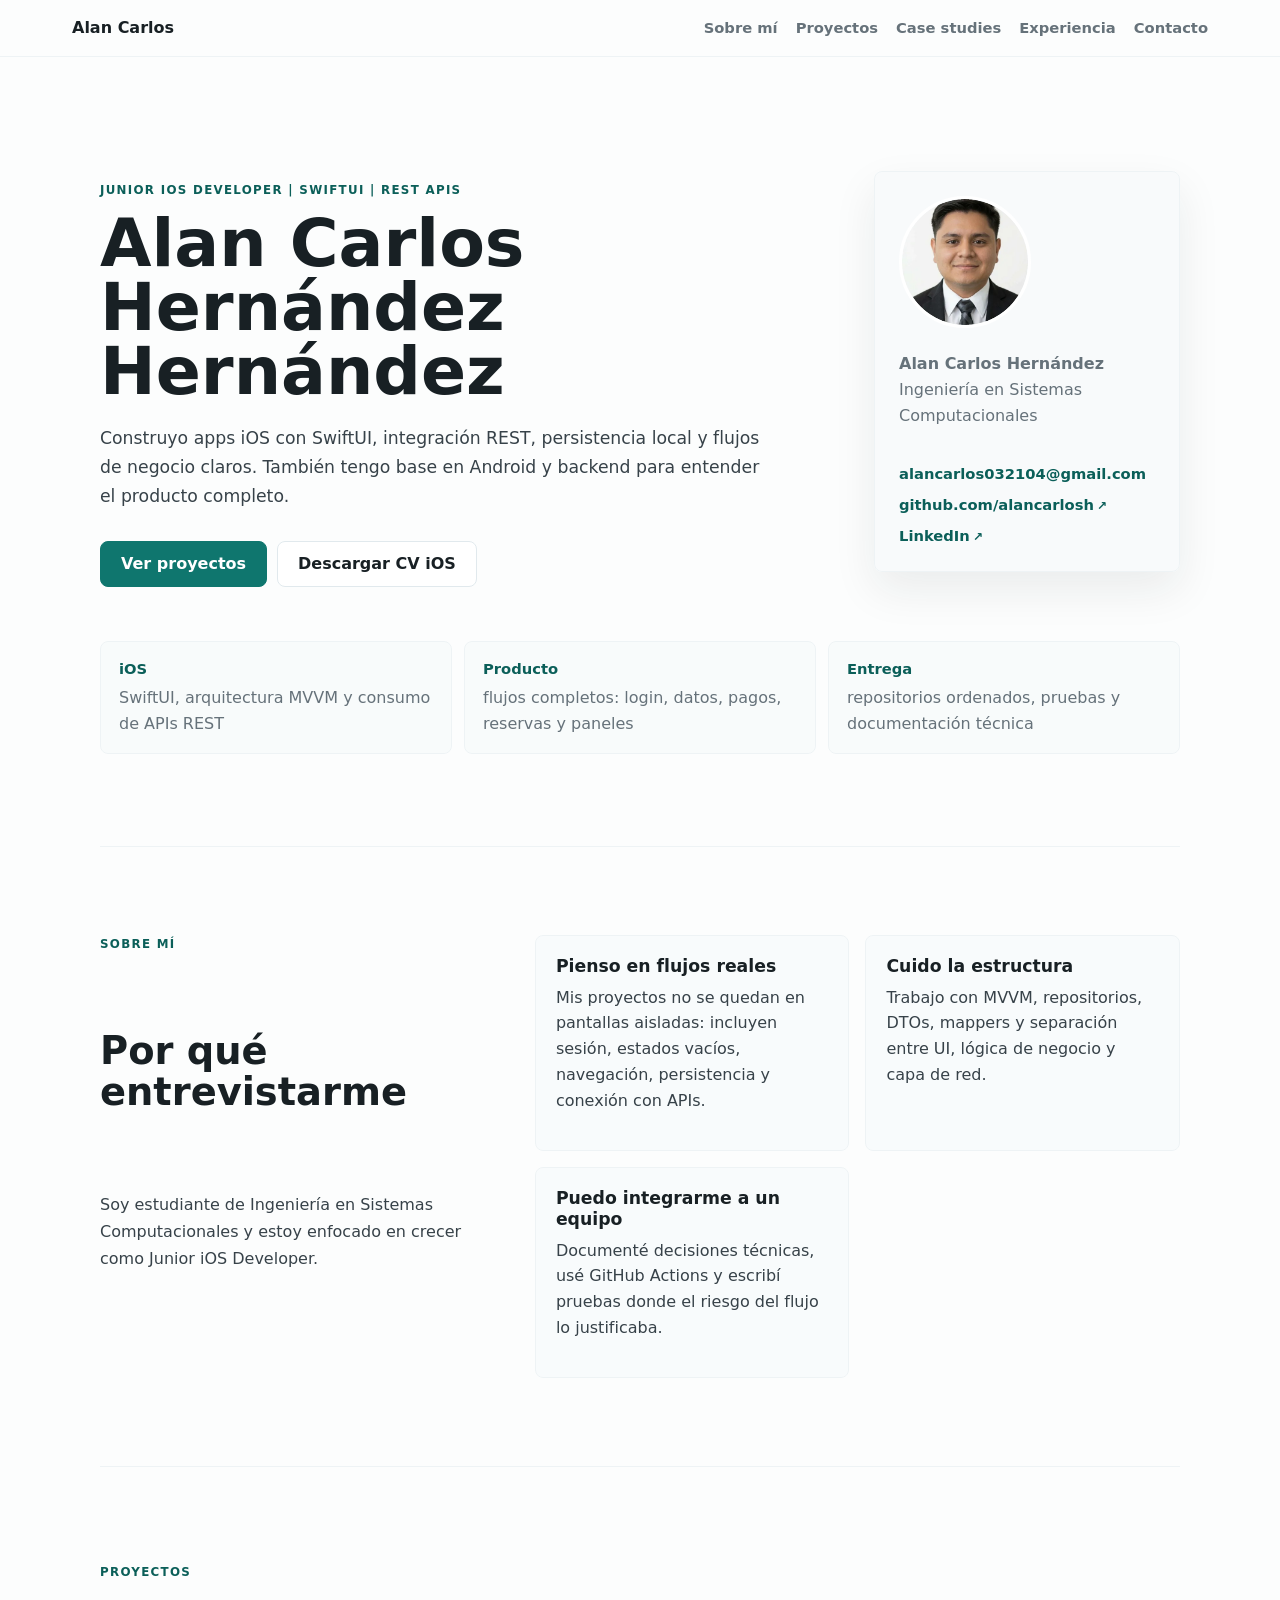
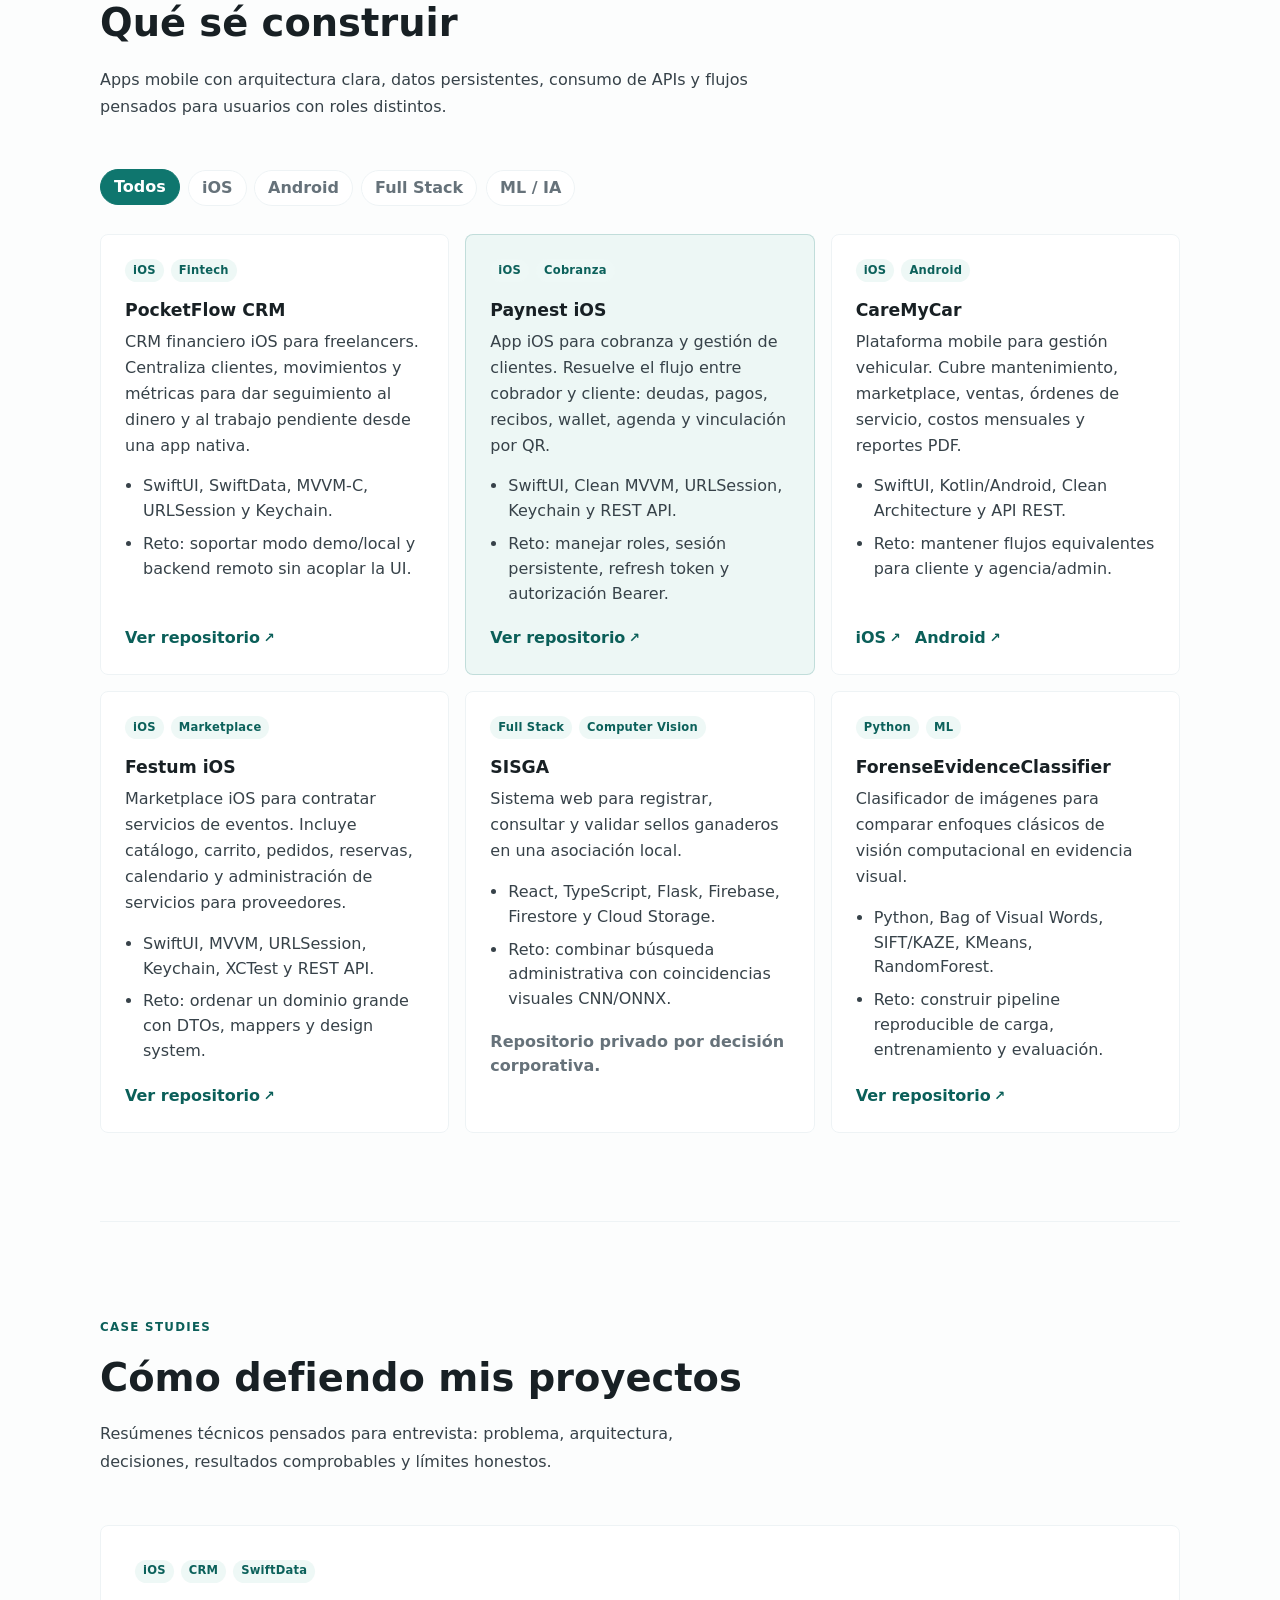
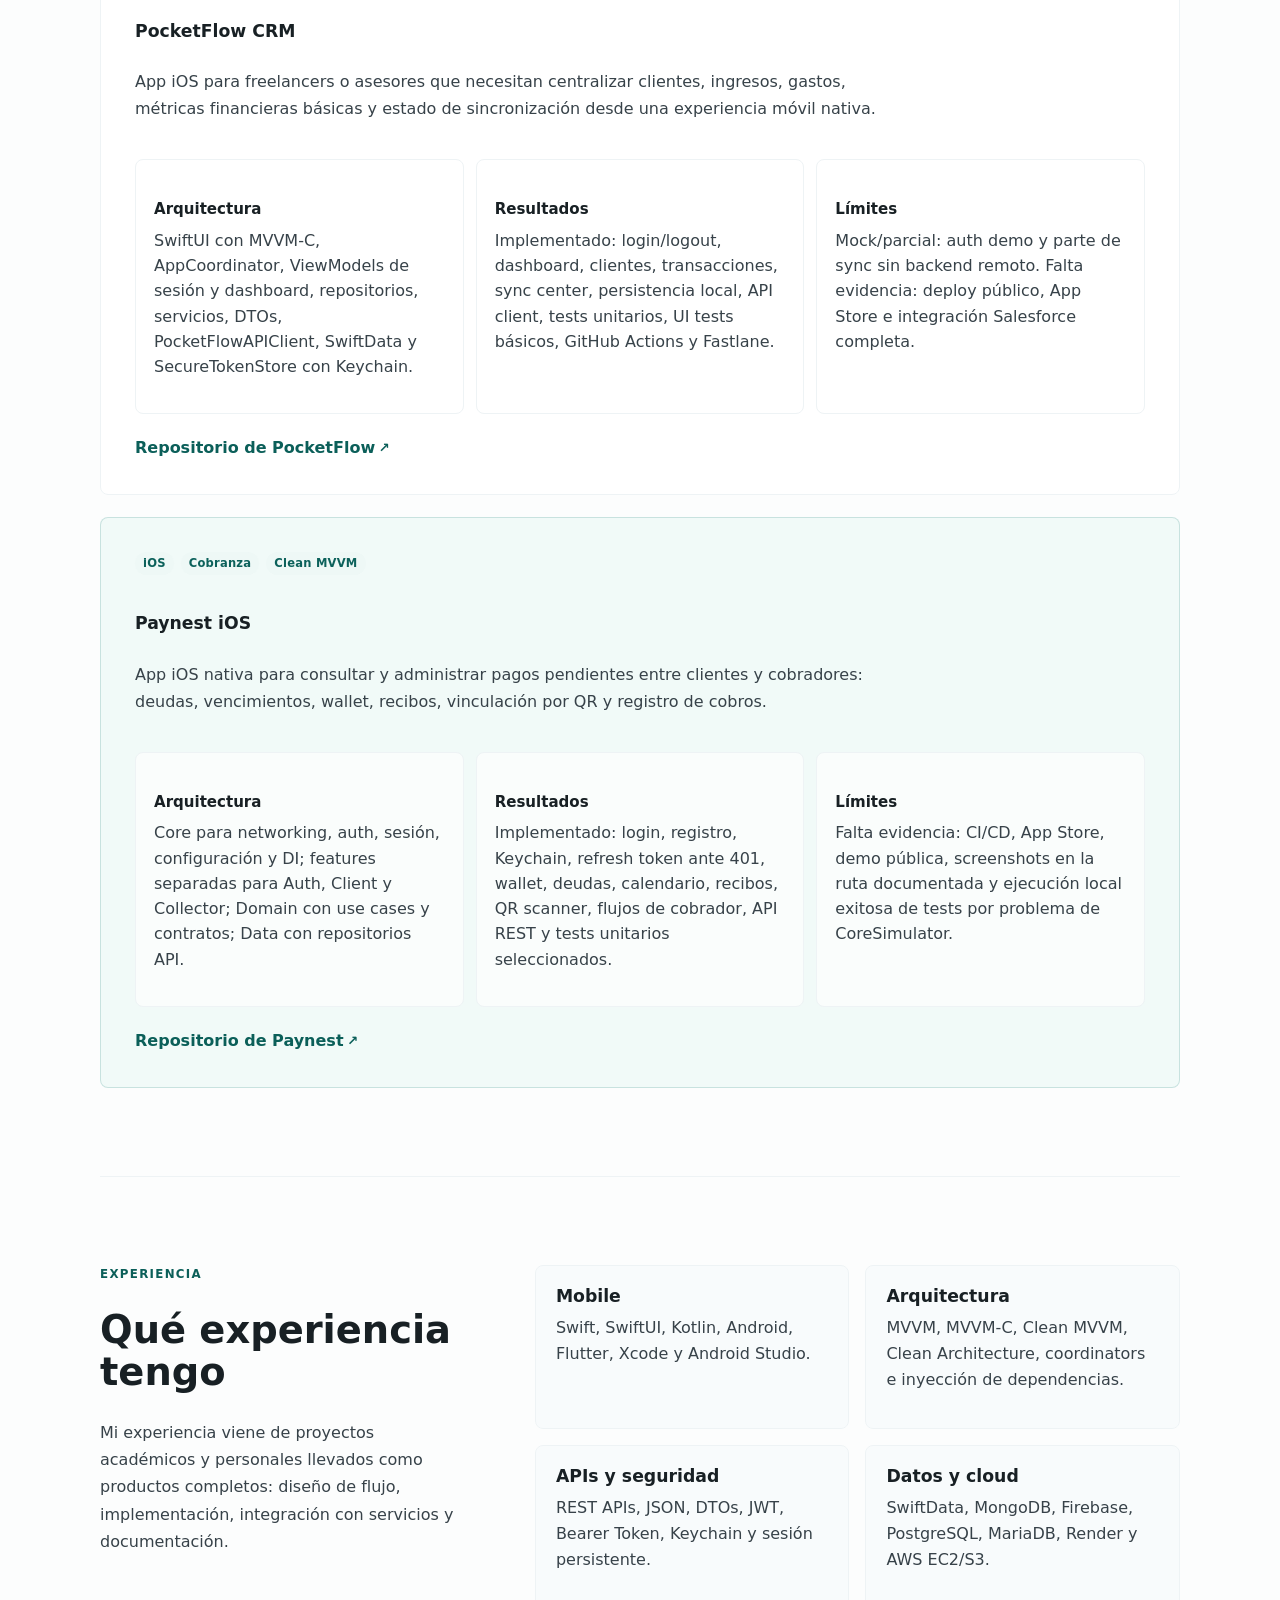
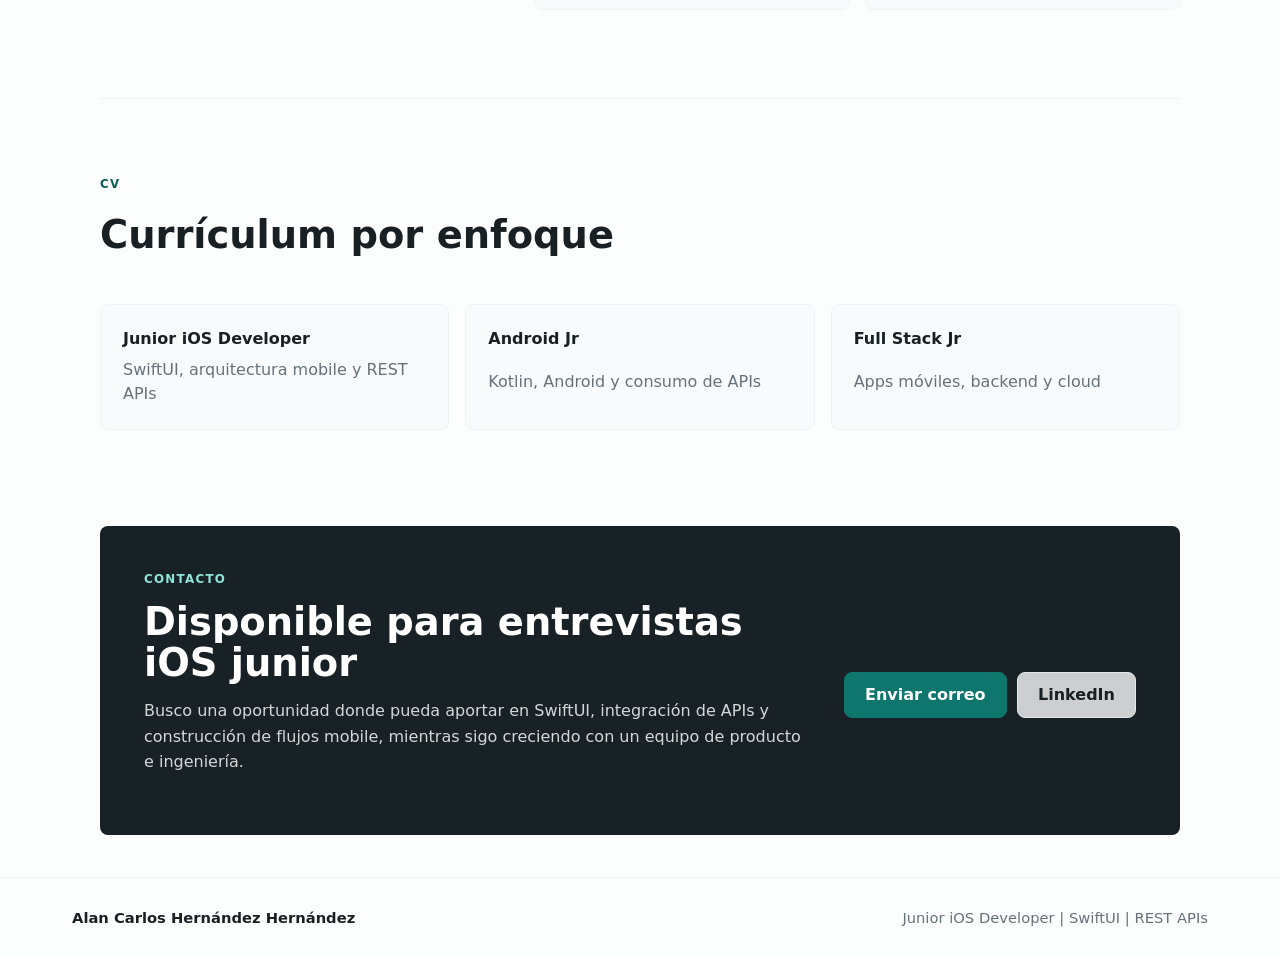
<file: index.html>
<!doctype html>
<html lang="es">
  <head>
    <meta charset="utf-8" />
    <meta name="viewport" content="width=device-width, initial-scale=1" />
    <meta
      name="description"
      content="Portafolio de Alan Carlos Hernández Hernández, Junior iOS Developer con proyectos en SwiftUI, REST APIs, persistencia local, autenticación y apps móviles completas."
    />
    <meta name="robots" content="index, follow" />
    <meta name="theme-color" content="#0f766e" />
    <link rel="canonical" href="https://alancarlosh.github.io/" />
    <meta property="og:type" content="website" />
    <meta property="og:url" content="https://alancarlosh.github.io/" />
    <meta property="og:title" content="Alan Carlos Hernández | Junior iOS Developer" />
    <meta
      property="og:description"
      content="Portafolio de Alan Carlos Hernández Hernández, Junior iOS Developer con proyectos en SwiftUI, REST APIs, persistencia local, autenticación y apps móviles completas."
    />
    <meta property="og:image" content="https://alancarlosh.github.io/assets/img/alan-photo.png" />
    <meta property="og:locale" content="es_MX" />
    <meta name="twitter:card" content="summary_large_image" />
    <meta name="twitter:title" content="Alan Carlos Hernández | Junior iOS Developer" />
    <meta
      name="twitter:description"
      content="Portafolio de Alan Carlos Hernández Hernández, Junior iOS Developer con proyectos en SwiftUI, REST APIs, persistencia local, autenticación y apps móviles completas."
    />
    <meta name="twitter:image" content="https://alancarlosh.github.io/assets/img/alan-photo.png" />
    <title>Alan Carlos Hernández | Junior iOS Developer</title>
    <link rel="icon" href="assets/favicons/favicon.svg" type="image/svg+xml" />
    <link rel="apple-touch-icon" href="assets/favicons/apple-touch-icon.png" />
    <link rel="manifest" href="site.webmanifest" />
    <link rel="stylesheet" href="css/variables.css" />
    <link rel="stylesheet" href="css/reset.css" />
    <link rel="stylesheet" href="css/base.css" />
    <link rel="stylesheet" href="css/layout.css" />
    <link rel="stylesheet" href="css/components.css" />
    <link rel="stylesheet" href="css/utilities.css" />
    <link rel="stylesheet" href="css/design-system.css" />
    <link rel="stylesheet" href="css/motion.css" />
    <link rel="stylesheet" href="css/accessibility.css" />
    <link rel="stylesheet" href="css/responsive.css" />
    <link rel="stylesheet" href="css/product-design.css" />
  </head>
  <body>
    <a class="skip-link" href="#contenido">Saltar al contenido principal</a>

    <header class="site-header">
      <a class="brand" href="#inicio">Alan Carlos</a>
      <nav class="nav" aria-label="Principal">
        <a href="#sobre-mi">Sobre mí</a>
        <a href="#proyectos">Proyectos</a>
        <a href="#case-studies">Case studies</a>
        <a href="#experiencia">Experiencia</a>
        <a href="#contacto">Contacto</a>
      </nav>
    </header>

    <main id="contenido">
      <section class="hero" id="inicio">
        <div class="hero-copy">
          <p class="eyebrow">Junior iOS Developer | SwiftUI | REST APIs</p>
          <h1><span>Alan Carlos</span><span>Hernández Hernández</span></h1>
          <p class="lead">
            Construyo apps iOS con SwiftUI, integración REST, persistencia local
            y flujos de negocio claros. También tengo base en Android y backend
            para entender el producto completo.
          </p>
          <div class="hero-actions">
            <a class="button button--primary primary" href="#proyectos">Ver proyectos</a>
            <a
              class="button button--secondary secondary"
              href="assets/cv/Alan_Carlos_Hernandez_Junior_iOS_Developer.pdf"
              target="_blank"
              rel="noopener noreferrer"
            >
              Descargar CV iOS
            </a>
          </div>
        </div>
        <aside class="card surface--elevated profile-panel" aria-label="Perfil de contacto">
          <picture>
            <source srcset="assets/img/alan-photo.webp" type="image/webp" />
            <img
              src="assets/img/alan-photo.png"
              alt="Foto de Alan Carlos Hernández"
              width="420"
              height="420"
              decoding="async"
              fetchpriority="high"
            />
          </picture>
          <div>
            <p class="profile-name">Alan Carlos Hernández</p>
            <p>Ingeniería en Sistemas Computacionales</p>
          </div>
          <div class="profile-links">
            <a href="mailto:alancarlos032104@gmail.com">alancarlos032104@gmail.com</a>
            <a href="https://github.com/alancarlosh" target="_blank" rel="noopener noreferrer">github.com/alancarlosh</a>
            <a href="https://linkedin.com/in/alancarloshernandez" target="_blank" rel="noopener noreferrer">LinkedIn</a>
          </div>
        </aside>
      </section>

      <section class="summary" aria-label="Resumen profesional">
        <div class="card surface--muted">
          <span class="metric">iOS</span>
          <p>SwiftUI, arquitectura MVVM y consumo de APIs REST</p>
        </div>
        <div class="card surface--muted">
          <span class="metric">Producto</span>
          <p>flujos completos: login, datos, pagos, reservas y paneles</p>
        </div>
        <div class="card surface--muted">
          <span class="metric">Entrega</span>
          <p>repositorios ordenados, pruebas y documentación técnica</p>
        </div>
      </section>

      <section class="section split" id="sobre-mi">
        <div class="section-heading">
          <p class="eyebrow">Sobre mí</p>
          <h2>Por qué entrevistarme</h2>
          <p>
            Soy estudiante de Ingeniería en Sistemas Computacionales y estoy
            enfocado en crecer como Junior iOS Developer.
          </p>
        </div>
        <div class="stack-list">
          <div class="card tech-card">
            <h3>Pienso en flujos reales</h3>
            <p>
              Mis proyectos no se quedan en pantallas aisladas: incluyen sesión,
              estados vacíos, navegación, persistencia y conexión con APIs.
            </p>
          </div>
          <div class="card tech-card">
            <h3>Cuido la estructura</h3>
            <p>
              Trabajo con MVVM, repositorios, DTOs, mappers y separación entre
              UI, lógica de negocio y capa de red.
            </p>
          </div>
          <div class="card tech-card">
            <h3>Puedo integrarme a un equipo</h3>
            <p>
              Documenté decisiones técnicas, usé GitHub Actions y escribí
              pruebas donde el riesgo del flujo lo justificaba.
            </p>
          </div>
        </div>
      </section>

      <section class="section" id="proyectos">
        <div class="section-heading">
          <p class="eyebrow">Proyectos</p>
          <h2>Qué sé construir</h2>
          <p>
            Apps mobile con arquitectura clara, datos persistentes, consumo de
            APIs y flujos pensados para usuarios con roles distintos.
          </p>
        </div>

        <div class="filters" role="group" aria-label="Filtrar proyectos">
          <button class="chip filter is-active" type="button" data-filter="all" aria-pressed="true">Todos</button>
          <button class="chip filter" type="button" data-filter="ios" aria-pressed="false">iOS</button>
          <button class="chip filter" type="button" data-filter="android" aria-pressed="false">Android</button>
          <button class="chip filter" type="button" data-filter="fullstack" aria-pressed="false">Full Stack</button>
          <button class="chip filter" type="button" data-filter="ml" aria-pressed="false">ML / IA</button>
        </div>

        <div class="project-grid">
          <article class="card project-card" data-tags="ios fullstack">
            <div class="project-topline">
              <span class="chip chip--muted tag">iOS</span>
              <span class="chip chip--muted tag">Fintech</span>
            </div>
            <h3>PocketFlow CRM</h3>
            <p>
              CRM financiero iOS para freelancers. Centraliza clientes,
              movimientos y métricas para dar seguimiento al dinero y al trabajo
              pendiente desde una app nativa.
            </p>
            <ul>
              <li>SwiftUI, SwiftData, MVVM-C, URLSession y Keychain.</li>
              <li>Reto: soportar modo demo/local y backend remoto sin acoplar la UI.</li>
            </ul>
            <a href="https://github.com/alancarlosh/PocketFlow" target="_blank" rel="noopener noreferrer">Ver repositorio</a>
          </article>

          <article class="card surface--strong project-card featured" data-tags="ios fullstack">
            <div class="project-topline">
              <span class="chip chip--muted tag">iOS</span>
              <span class="chip chip--muted tag">Cobranza</span>
            </div>
            <h3>Paynest iOS</h3>
            <p>
              App iOS para cobranza y gestión de clientes. Resuelve el flujo
              entre cobrador y cliente: deudas, pagos, recibos, wallet, agenda
              y vinculación por QR.
            </p>
            <ul>
              <li>SwiftUI, Clean MVVM, URLSession, Keychain y REST API.</li>
              <li>Reto: manejar roles, sesión persistente, refresh token y autorización Bearer.</li>
            </ul>
            <a href="https://github.com/alancarlosh/PaynestiOS" target="_blank" rel="noopener noreferrer">Ver repositorio</a>
          </article>

          <article class="card project-card" data-tags="ios android fullstack">
            <div class="project-topline">
              <span class="chip chip--muted tag">iOS</span>
              <span class="chip chip--muted tag">Android</span>
            </div>
            <h3>CareMyCar</h3>
            <p>
              Plataforma mobile para gestión vehicular. Cubre mantenimiento,
              marketplace, ventas, órdenes de servicio, costos mensuales y
              reportes PDF.
            </p>
            <ul>
              <li>SwiftUI, Kotlin/Android, Clean Architecture y API REST.</li>
              <li>Reto: mantener flujos equivalentes para cliente y agencia/admin.</li>
            </ul>
            <div class="link-row">
              <a href="https://github.com/alancarlosh/CareMyCariOS" target="_blank" rel="noopener noreferrer">iOS</a>
              <a href="https://github.com/alancarlosh/CareMyCar" target="_blank" rel="noopener noreferrer">Android</a>
            </div>
          </article>

          <article class="card project-card" data-tags="ios">
            <div class="project-topline">
              <span class="chip chip--muted tag">iOS</span>
              <span class="chip chip--muted tag">Marketplace</span>
            </div>
            <h3>Festum iOS</h3>
            <p>
              Marketplace iOS para contratar servicios de eventos. Incluye
              catálogo, carrito, pedidos, reservas, calendario y administración
              de servicios para proveedores.
            </p>
            <ul>
              <li>SwiftUI, MVVM, URLSession, Keychain, XCTest y REST API.</li>
              <li>Reto: ordenar un dominio grande con DTOs, mappers y design system.</li>
            </ul>
            <a href="https://github.com/alancarlosh/FestumiOS" target="_blank" rel="noopener noreferrer">Ver repositorio</a>
          </article>

          <article class="card project-card" data-tags="fullstack ml">
            <div class="project-topline">
              <span class="chip chip--muted tag">Full Stack</span>
              <span class="chip chip--muted tag">Computer Vision</span>
            </div>
            <h3>SISGA</h3>
            <p>
              Sistema web para registrar, consultar y validar sellos ganaderos
              en una asociación local.
            </p>
            <ul>
              <li>React, TypeScript, Flask, Firebase, Firestore y Cloud Storage.</li>
              <li>Reto: combinar búsqueda administrativa con coincidencias visuales CNN/ONNX.</li>
            </ul>
            <span class="muted">Repositorio privado por decisión corporativa.</span>
          </article>

          <article class="card project-card" data-tags="ml">
            <div class="project-topline">
              <span class="chip chip--muted tag">Python</span>
              <span class="chip chip--muted tag">ML</span>
            </div>
            <h3>ForenseEvidenceClassifier</h3>
            <p>
              Clasificador de imágenes para comparar enfoques clásicos de visión
              computacional en evidencia visual.
            </p>
            <ul>
              <li>Python, Bag of Visual Words, SIFT/KAZE, KMeans, RandomForest.</li>
              <li>Reto: construir pipeline reproducible de carga, entrenamiento y evaluación.</li>
            </ul>
            <a href="https://github.com/alancarlosh/ForenseEvidenceClassifier" target="_blank" rel="noopener noreferrer">Ver repositorio</a>
          </article>
        </div>
      </section>

      <section class="section" id="case-studies">
        <div class="section-heading">
          <p class="eyebrow">Case studies</p>
          <h2>Cómo defiendo mis proyectos</h2>
          <p>
            Resúmenes técnicos pensados para entrevista: problema, arquitectura,
            decisiones, resultados comprobables y límites honestos.
          </p>
        </div>

        <div class="case-study-list">
          <article class="card case-study">
            <div class="project-topline">
              <span class="chip chip--muted tag">iOS</span>
              <span class="chip chip--muted tag">CRM</span>
              <span class="chip chip--muted tag">SwiftData</span>
            </div>
            <h3>PocketFlow CRM</h3>
            <p>
              App iOS para freelancers o asesores que necesitan centralizar
              clientes, ingresos, gastos, métricas financieras básicas y estado
              de sincronización desde una experiencia móvil nativa.
            </p>
            <div class="case-study-grid">
              <div>
                <h4>Arquitectura</h4>
                <p>
                  SwiftUI con MVVM-C, AppCoordinator, ViewModels de sesión y
                  dashboard, repositorios, servicios, DTOs, PocketFlowAPIClient,
                  SwiftData y SecureTokenStore con Keychain.
                </p>
              </div>
              <div>
                <h4>Resultados</h4>
                <p>
                  Implementado: login/logout, dashboard, clientes,
                  transacciones, sync center, persistencia local, API client,
                  tests unitarios, UI tests básicos, GitHub Actions y Fastlane.
                </p>
              </div>
              <div>
                <h4>Límites</h4>
                <p>
                  Mock/parcial: auth demo y parte de sync sin backend remoto.
                  Falta evidencia: deploy público, App Store e integración
                  Salesforce completa.
                </p>
              </div>
            </div>
            <a href="https://github.com/alancarlosh/PocketFlow" target="_blank" rel="noopener noreferrer">Repositorio de PocketFlow</a>
          </article>

          <article class="card case-study case-study--featured">
            <div class="project-topline">
              <span class="chip chip--muted tag">iOS</span>
              <span class="chip chip--muted tag">Cobranza</span>
              <span class="chip chip--muted tag">Clean MVVM</span>
            </div>
            <h3>Paynest iOS</h3>
            <p>
              App iOS nativa para consultar y administrar pagos pendientes entre
              clientes y cobradores: deudas, vencimientos, wallet, recibos,
              vinculación por QR y registro de cobros.
            </p>
            <div class="case-study-grid">
              <div>
                <h4>Arquitectura</h4>
                <p>
                  Core para networking, auth, sesión, configuración y DI;
                  features separadas para Auth, Client y Collector; Domain con
                  use cases y contratos; Data con repositorios API.
                </p>
              </div>
              <div>
                <h4>Resultados</h4>
                <p>
                  Implementado: login, registro, Keychain, refresh token ante
                  401, wallet, deudas, calendario, recibos, QR scanner, flujos
                  de cobrador, API REST y tests unitarios seleccionados.
                </p>
              </div>
              <div>
                <h4>Límites</h4>
                <p>
                  Falta evidencia: CI/CD, App Store, demo pública, screenshots
                  en la ruta documentada y ejecución local exitosa de tests por
                  problema de CoreSimulator.
                </p>
              </div>
            </div>
            <a href="https://github.com/alancarlosh/PaynestiOS" target="_blank" rel="noopener noreferrer">Repositorio de Paynest</a>
          </article>
        </div>
      </section>

      <section class="section split" id="experiencia">
        <div class="section-heading">
          <p class="eyebrow">Experiencia</p>
          <h2>Qué experiencia tengo</h2>
          <p>
            Mi experiencia viene de proyectos académicos y personales llevados
            como productos completos: diseño de flujo, implementación, integración
            con servicios y documentación.
          </p>
        </div>
        <div class="stack-list">
          <div class="card tech-card">
            <h3>Mobile</h3>
            <p>Swift, SwiftUI, Kotlin, Android, Flutter, Xcode y Android Studio.</p>
          </div>
          <div class="card tech-card">
            <h3>Arquitectura</h3>
            <p>MVVM, MVVM-C, Clean MVVM, Clean Architecture, coordinators e inyección de dependencias.</p>
          </div>
          <div class="card tech-card">
            <h3>APIs y seguridad</h3>
            <p>REST APIs, JSON, DTOs, JWT, Bearer Token, Keychain y sesión persistente.</p>
          </div>
          <div class="card tech-card">
            <h3>Datos y cloud</h3>
            <p>SwiftData, MongoDB, Firebase, PostgreSQL, MariaDB, Render y AWS EC2/S3.</p>
          </div>
        </div>
      </section>

      <section class="section cv-section" id="cv">
        <div class="section-heading">
          <p class="eyebrow">CV</p>
          <h2>Currículum por enfoque</h2>
        </div>
        <div class="cv-grid">
          <a class="card cv-card" href="assets/cv/Alan_Carlos_Hernandez_Junior_iOS_Developer.pdf" target="_blank" rel="noopener noreferrer">
            <strong>Junior iOS Developer</strong>
            <span>SwiftUI, arquitectura mobile y REST APIs</span>
          </a>
          <a class="card cv-card" href="assets/cv/Alan_Carlos_Hernandez_Android_Jr.pdf" target="_blank" rel="noopener noreferrer">
            <strong>Android Jr</strong>
            <span>Kotlin, Android y consumo de APIs</span>
          </a>
          <a class="card cv-card" href="assets/cv/Alan_Carlos_Hernandez_Full_Stack_Jr.pdf" target="_blank" rel="noopener noreferrer">
            <strong>Full Stack Jr</strong>
            <span>Apps móviles, backend y cloud</span>
          </a>
        </div>
      </section>

      <section class="contact" id="contacto">
        <div>
          <p class="eyebrow">Contacto</p>
          <h2>Disponible para entrevistas iOS junior</h2>
          <p>
            Busco una oportunidad donde pueda aportar en SwiftUI, integración de
            APIs y construcción de flujos mobile, mientras sigo creciendo con un
            equipo de producto e ingeniería.
          </p>
        </div>
        <div class="contact-actions">
          <a class="button button--primary primary" href="mailto:alancarlos032104@gmail.com">Enviar correo</a>
          <a class="button button--secondary secondary" href="https://linkedin.com/in/alancarloshernandez" target="_blank" rel="noopener noreferrer">LinkedIn</a>
        </div>
      </section>
    </main>

    <footer class="footer">
      <p>Alan Carlos Hernández Hernández</p>
      <p>Junior iOS Developer | SwiftUI | REST APIs</p>
    </footer>

    <script type="module" src="js/main.js"></script>
  </body>
</html>
</file>
<file: css/variables.css>
:root {
  --ink: #1d2329;
  --text: #3c444b;
  --muted: #626c74;
  --line: #d8e2e7;
  --panel: #f4f8f9;
  --panel-strong: #eaf3f3;
  --accent: #0f766e;
  --accent-dark: #0b5f59;
  --warm: #b7791f;
  --white: #ffffff;
  --shadow: 0 18px 48px rgba(18, 38, 46, 0.12);
  --radius-sm: 6px;
  --radius-md: 8px;
  --radius-lg: 12px;
  --radius-pill: 999px;
  --space-1: 4px;
  --space-2: 8px;
  --space-3: 12px;
  --space-4: 16px;
  --space-5: 24px;
  --space-6: 32px;
  --space-7: 48px;
  --control-height: 44px;
  --container-max: 1180px;
  --container-padding: clamp(20px, 6vw, 72px);
  --surface-border: 1px solid var(--line);
}
</file>
<file: css/base.css>
body {
  margin: 0;
  color: var(--ink);
  background: var(--white);
  font-family: Inter, ui-sans-serif, system-ui, -apple-system, BlinkMacSystemFont, "Segoe UI", sans-serif;
  line-height: 1.5;
  overflow-x: hidden;
}

a {
  color: var(--accent-dark);
  text-decoration: none;
}

a:hover {
  text-decoration: underline;
}
</file>
<file: css/layout.css>
.site-header {
  position: sticky;
  top: 0;
  z-index: 10;
  display: flex;
  align-items: center;
  justify-content: space-between;
  gap: 24px;
  padding: 18px clamp(20px, 6vw, 72px);
  background: rgba(255, 255, 255, 0.92);
  border-bottom: 1px solid var(--line);
  backdrop-filter: blur(12px);
}

.brand {
  color: var(--ink);
  font-weight: 800;
  letter-spacing: 0;
}

.nav {
  display: flex;
  flex-wrap: wrap;
  align-items: center;
  gap: 18px;
  font-size: 0.95rem;
}

.nav a {
  color: var(--text);
}

main {
  width: min(1180px, calc(100% - 40px));
  margin: 0 auto;
}

.hero {
  display: grid;
  grid-template-columns: minmax(0, 1fr) 340px;
  gap: 48px;
  align-items: center;
  padding: 76px 0 56px;
}

.eyebrow {
  margin: 0 0 10px;
  color: var(--accent-dark);
  font-size: 0.78rem;
  font-weight: 800;
  letter-spacing: 0.08em;
  text-transform: uppercase;
}

h1,
h2,
h3,
p {
  margin-top: 0;
}

h1 {
  max-width: 850px;
  margin-bottom: 18px;
  font-size: clamp(2.35rem, 4.8vw, 4.5rem);
  line-height: 0.98;
  letter-spacing: 0;
  overflow-wrap: break-word;
}

h1 span {
  display: block;
}

h2 {
  margin-bottom: 12px;
  font-size: clamp(1.85rem, 3vw, 2.6rem);
  line-height: 1.08;
  letter-spacing: 0;
}

h3 {
  margin-bottom: 8px;
  font-size: 1.05rem;
  line-height: 1.2;
}

.lead {
  max-width: 730px;
  color: var(--text);
}

.profile-panel p {
  color: var(--muted);
}

.profile-links {
  display: grid;
  gap: 8px;
  overflow-wrap: anywhere;
  font-size: 0.95rem;
}

.summary {
  display: grid;
  grid-template-columns: repeat(3, 1fr);
  gap: 14px;
  margin-bottom: 80px;
}

.summary > div {
  padding: 18px;
  background: var(--panel);
  border: 1px solid var(--line);
  border-radius: 8px;
}

.metric {
  display: block;
  margin-bottom: 4px;
  color: var(--accent-dark);
  font-weight: 900;
}

.stack-list > div {
  padding: 18px;
  background: var(--panel);
  border: 1px solid var(--line);
  border-radius: 8px;
}

.cv-section {
  padding-bottom: 90px;
}

.cv-grid {
  display: grid;
  grid-template-columns: repeat(3, minmax(0, 1fr));
  gap: 16px;
}

.cv-card {
  display: grid;
  gap: 6px;
  min-height: 116px;
  padding: 20px;
  color: var(--ink);
  background: var(--panel);
  border: 1px solid var(--line);
  border-radius: 8px;
}

.cv-card span {
  color: var(--muted);
}

.contact {
  display: grid;
  grid-template-columns: minmax(0, 1fr) auto;
  gap: 24px;
  align-items: center;
  padding: 36px;
  margin-bottom: 44px;
  background: var(--ink);
  border-radius: 8px;
}

.contact h2,
.contact p {
  color: var(--white);
}

.contact .eyebrow {
  color: #8ee3d5;
}

.footer {
  display: flex;
  justify-content: space-between;
  gap: 16px;
  padding: 24px clamp(20px, 6vw, 72px);
  color: var(--muted);
  border-top: 1px solid var(--line);
}

.footer p {
  margin: 0;
}
</file>
<file: css/components.css>
.hero-actions,
.contact-actions {
  display: flex;
  flex-wrap: wrap;
  gap: 12px;
  margin-top: 28px;
}

.button {
  display: inline-flex;
  align-items: center;
  justify-content: center;
  min-height: 44px;
  padding: 0 18px;
  border: 1px solid var(--line);
  border-radius: 8px;
  font-weight: 800;
}

.button.primary {
  color: var(--white);
  background: var(--accent);
  border-color: var(--accent);
}

.button.secondary {
  color: var(--ink);
  background: var(--white);
}

.profile-panel {
  display: grid;
  gap: 18px;
  align-content: start;
  padding: 28px;
  background: var(--panel);
  border: 1px solid var(--line);
  border-radius: 8px;
  box-shadow: var(--shadow);
}

.profile-panel img {
  width: 156px;
  height: 156px;
  object-fit: cover;
  border-radius: 50%;
  border: 4px solid var(--white);
}

.profile-name {
  margin-bottom: 2px;
  color: var(--ink);
  font-weight: 800;
}

.summary p {
  margin: 0;
  color: var(--muted);
}

.section {
  padding: 72px 0;
  border-top: 1px solid var(--line);
}

.section-heading {
  max-width: 760px;
  margin-bottom: 28px;
}

.section-heading p:not(.eyebrow) {
  color: var(--text);
}

.filters {
  display: flex;
  flex-wrap: wrap;
  gap: 10px;
  margin-bottom: 24px;
}

.filter {
  min-height: 38px;
  padding: 0 14px;
  color: var(--text);
  background: var(--white);
  border: 1px solid var(--line);
  border-radius: 999px;
  cursor: pointer;
  font: inherit;
  font-weight: 700;
}

.filter.is-active {
  color: var(--white);
  background: var(--accent);
  border-color: var(--accent);
}

.project-grid {
  display: grid;
  grid-template-columns: repeat(3, minmax(0, 1fr));
  gap: 18px;
}

.project-card {
  display: flex;
  flex-direction: column;
  min-height: 100%;
  padding: 22px;
  background: var(--white);
  border: 1px solid var(--line);
  border-radius: 8px;
}

.project-card.featured {
  background: var(--panel-strong);
  border-color: #b9d8d5;
}

.project-card.is-hidden {
  display: none;
}

.project-card p,
.project-card li,
.stack-list p {
  color: var(--text);
}

.project-card ul {
  display: grid;
  gap: 6px;
  margin: 0 0 16px;
  padding-left: 18px;
}

.project-card a,
.link-row {
  margin-top: auto;
  font-weight: 800;
}

.project-topline {
  display: flex;
  flex-wrap: wrap;
  gap: 8px;
  margin-bottom: 16px;
}

.case-study-list {
  display: grid;
  gap: 18px;
}

.case-study {
  display: grid;
  gap: 18px;
  padding: 24px;
  background: var(--white);
  border: 1px solid var(--line);
  border-radius: 8px;
}

.case-study--featured {
  background: var(--panel-strong);
  border-color: #b9d8d5;
}

.case-study > p {
  max-width: 900px;
  color: var(--text);
}

.case-study-grid {
  display: grid;
  grid-template-columns: repeat(3, minmax(0, 1fr));
  gap: 14px;
}

.case-study-grid div {
  padding: 16px;
  background: rgba(255, 255, 255, 0.7);
  border: 1px solid var(--line);
  border-radius: 8px;
}

.case-study h4 {
  margin-bottom: 8px;
}

.case-study p {
  color: var(--text);
}

.case-study a {
  width: fit-content;
  font-weight: 800;
}

.tag {
  display: inline-flex;
  align-items: center;
  min-height: 24px;
  padding: 0 9px;
  color: var(--accent-dark);
  background: #e8f5f3;
  border-radius: 999px;
  font-size: 0.78rem;
  font-weight: 800;
}

.muted {
  color: var(--muted);
  font-weight: 700;
}

.link-row {
  display: flex;
  gap: 14px;
}

.split {
  display: grid;
  grid-template-columns: 0.8fr 1.2fr;
  gap: 40px;
}

.stack-list {
  display: grid;
  grid-template-columns: repeat(2, minmax(0, 1fr));
  gap: 14px;
}
</file>
<file: css/utilities.css>
.u-visually-hidden {
  position: absolute;
  width: 1px;
  height: 1px;
  padding: 0;
  margin: -1px;
  overflow: hidden;
  clip: rect(0, 0, 0, 0);
  white-space: nowrap;
  border: 0;
}
</file>
<file: css/design-system.css>
/*
  Design System
  Component contracts. Existing semantic classes are kept as aliases so the
  current UI does not need a redesign.
*/

.container,
.hero,
.summary,
.section,
.contact {
  width: min(var(--container-max), calc(100% - 40px));
  margin-inline: auto;
}

.surface,
.card,
.profile-panel,
.summary > div,
.project-card,
.stack-list > div,
.cv-card {
  background: var(--white);
  border: var(--surface-border);
  border-radius: var(--radius-md);
}

.surface--muted,
.summary > div {
  background: var(--panel);
}

.surface--strong,
.project-card.featured {
  background: var(--panel-strong);
  border-color: #b9d8d5;
}

.surface--elevated,
.profile-panel {
  box-shadow: var(--shadow);
}

.button {
  min-height: var(--control-height);
  border-radius: var(--radius-md);
  font: inherit;
  font-weight: 800;
}

.button,
.button:visited {
  display: inline-flex;
  align-items: center;
  justify-content: center;
  text-decoration: none;
}

.button:hover,
.button:focus-visible {
  text-decoration: none;
}

.button--primary,
.button.primary {
  color: var(--white);
  background: var(--accent);
  border: 1px solid var(--accent);
}

.button--secondary,
.button.secondary {
  color: var(--ink);
  background: var(--white);
  border: var(--surface-border);
}

.button[aria-disabled="true"],
.button:disabled,
.filter:disabled {
  cursor: not-allowed;
  opacity: 0.55;
}

.chip,
.tag,
.filter {
  display: inline-flex;
  align-items: center;
  justify-content: center;
  border-radius: var(--radius-pill);
  font-weight: 700;
  line-height: 1;
}

.chip--muted,
.tag {
  color: var(--accent-dark);
  background: #e6f5f2;
}

.filter {
  cursor: pointer;
  color: var(--ink);
  background: var(--white);
  border: var(--surface-border);
}

.filter.is-active,
.filter[aria-pressed="true"] {
  color: var(--white);
  background: var(--accent);
  border-color: var(--accent);
}

.text-link,
.project-card a,
.profile-links a,
.link-row a {
  color: var(--accent-dark);
  font-weight: 800;
}

.text-link:hover,
.project-card a:hover,
.profile-links a:hover,
.link-row a:hover {
  text-decoration: underline;
}

.section-header,
.section-heading {
  display: grid;
  gap: var(--space-2);
}

.section-label,
.eyebrow {
  color: var(--accent-dark);
  font-size: 0.8rem;
  font-weight: 900;
  letter-spacing: 0.12em;
  text-transform: uppercase;
}

.cluster,
.hero-actions,
.contact-actions,
.project-topline,
.link-row,
.filters {
  display: flex;
  flex-wrap: wrap;
}
</file>
<file: css/motion.css>
:root {
  --ease-standard: cubic-bezier(0.2, 0.8, 0.2, 1);
  --ease-emphasized: cubic-bezier(0.16, 1, 0.3, 1);
  --duration-fast: 140ms;
  --duration-base: 220ms;
  --duration-slow: 420ms;
}

@media (prefers-reduced-motion: no-preference) {
  html {
    scroll-behavior: smooth;
  }

  body {
    animation: page-fade-in var(--duration-slow) var(--ease-emphasized) both;
  }

  .site-header {
    transform: translateZ(0);
  }

  .brand,
  .nav a,
  a,
  .button,
  .filter,
  .project-card,
  .case-study,
  .summary > div,
  .stack-list > div,
  .cv-card,
  .profile-panel {
    backface-visibility: hidden;
    transform: translateZ(0);
  }

  .brand,
  .nav a,
  a {
    transition:
      opacity var(--duration-fast) var(--ease-standard);
  }

  .nav a:hover,
  .profile-links a:hover,
  .project-card a:hover,
  .case-study a:hover,
  .link-row a:hover {
    opacity: 0.74;
  }

  .button,
  .filter {
    transition:
      opacity var(--duration-fast) var(--ease-standard),
      transform var(--duration-fast) var(--ease-standard);
    will-change: transform;
  }

  .button:hover,
  .filter:hover {
    transform: translateY(-1px);
  }

  .button:active,
  .filter:active {
    transform: translateY(0) scale(0.98);
  }

  .project-card,
  .case-study,
  .summary > div,
  .stack-list > div,
  .cv-card,
  .profile-panel {
    transition:
      opacity var(--duration-base) var(--ease-standard),
      transform var(--duration-base) var(--ease-standard);
  }

  .project-card:hover,
  .case-study:hover,
  .summary > div:hover,
  .stack-list > div:hover,
  .cv-card:hover {
    transform: translateY(-3px);
  }

  .profile-panel:hover {
    transform: translateY(-2px);
  }

  .filter.is-active,
  .filter[aria-pressed="true"] {
    transform: translateY(-1px);
  }

  .project-card.is-filtering {
    opacity: 0;
    pointer-events: none;
    transform: translateY(8px) scale(0.985);
  }

  .motion-reveal {
    opacity: 0;
    transform: translateY(16px);
    transition:
      opacity var(--duration-slow) var(--ease-emphasized),
      transform var(--duration-slow) var(--ease-emphasized);
    will-change: opacity, transform;
  }

  .motion-reveal.is-visible {
    opacity: 1;
    transform: translateY(0);
    will-change: auto;
  }

  .hero-copy.motion-reveal {
    transform: translateY(12px);
  }

  .profile-panel.motion-reveal {
    transform: translateY(12px) scale(0.985);
  }

  .profile-panel.motion-reveal.is-visible {
    transform: translateY(0) scale(1);
  }

  .project-card.motion-reveal.is-visible:hover,
  .case-study.motion-reveal.is-visible:hover,
  .summary > div.motion-reveal.is-visible:hover,
  .stack-list > div.motion-reveal.is-visible:hover,
  .cv-card.motion-reveal.is-visible:hover {
    transform: translateY(-3px);
  }

  .profile-panel.motion-reveal.is-visible:hover {
    transform: translateY(-2px) scale(1);
  }
}

@media (prefers-reduced-motion: reduce) {
  html {
    scroll-behavior: auto;
  }

  *,
  *::before,
  *::after {
    animation-duration: 0.01ms !important;
    animation-iteration-count: 1 !important;
    scroll-behavior: auto !important;
    transition-duration: 0.01ms !important;
  }
}

@keyframes page-fade-in {
  from {
    opacity: 0;
  }

  to {
    opacity: 1;
  }
}
</file>
<file: css/accessibility.css>
a:focus-visible,
button:focus-visible {
  outline: 3px solid var(--accent);
  outline-offset: 3px;
}

.skip-link {
  position: absolute;
  top: 12px;
  left: 12px;
  z-index: 100;
  padding: 10px 14px;
  color: var(--white);
  background: var(--accent-dark);
  border-radius: 8px;
  transform: translateY(-140%);
}

.skip-link:focus-visible {
  transform: translateY(0);
}
@media (prefers-reduced-motion: reduce) {
  *,
  *::before,
  *::after {
    scroll-behavior: auto;
    transition-duration: 0.01ms;
    animation-duration: 0.01ms;
    animation-iteration-count: 1;
  }
}
</file>
<file: css/responsive.css>
@media (max-width: 920px) {
  .hero,
  .split,
  .contact {
    grid-template-columns: minmax(0, 1fr);
  }

  .hero {
    padding-top: 56px;
  }

  .project-grid,
  .case-study-grid,
  .cv-grid {
    grid-template-columns: repeat(2, minmax(0, 1fr));
  }
}

@media (max-width: 680px) {
  .site-header {
    align-items: flex-start;
    flex-direction: column;
    gap: 12px;
  }

  .nav {
    width: 100%;
    justify-content: flex-start;
    gap: 8px;
    font-size: 0.88rem;
  }

  .nav a {
    padding-right: 10px;
  }

  main {
    width: min(calc(100% - 28px), 1180px);
  }

  .hero {
    padding-top: 42px;
    gap: 32px;
  }

  .hero-copy,
  .profile-panel,
  .summary,
  .section,
  .contact {
    min-width: 0;
  }

  .hero-copy,
  .lead {
    max-width: 100%;
    overflow-wrap: anywhere;
  }

  h1 {
    max-width: 100%;
    font-size: clamp(1.9rem, 9vw, 2.2rem);
    line-height: 1.02;
    word-break: normal;
  }

  .lead {
    font-size: 1rem;
  }

  .summary,
  .project-grid,
  .case-study-grid,
  .stack-list,
  .cv-grid {
    grid-template-columns: 1fr;
  }

  .profile-panel {
    padding: 20px;
  }

  .contact {
    padding: 24px;
  }

  .footer {
    flex-direction: column;
  }
}
</file>
<file: css/product-design.css>
:root {
  --ink: #182024;
  --text: #374249;
  --muted: #66727a;
  --line: #e1e9ed;
  --line-soft: #eef3f5;
  --panel: #f7fafb;
  --panel-strong: #edf7f5;
  --shadow: 0 18px 44px rgba(24, 32, 36, 0.08);
}

body {
  background: #fcfdfd;
  text-rendering: optimizeLegibility;
}

main {
  width: min(1120px, calc(100% - 44px));
}

.site-header {
  padding-block: 16px;
  background: rgba(252, 253, 253, 0.9);
  border-bottom-color: var(--line-soft);
}

.brand {
  font-weight: 850;
}

.nav {
  gap: 18px;
  font-size: 0.92rem;
}

.nav a {
  color: var(--muted);
  font-weight: 650;
  white-space: nowrap;
}

.hero {
  grid-template-columns: minmax(0, 1fr) 320px;
  gap: clamp(44px, 7vw, 76px);
  padding: clamp(82px, 9vw, 112px) 0 66px;
}

h1 {
  max-width: 790px;
  margin-bottom: 20px;
  font-size: clamp(2.65rem, 5.2vw, 4.85rem);
  line-height: 0.96;
}

h2 {
  max-width: 760px;
  margin-bottom: 14px;
  font-size: clamp(1.95rem, 3vw, 2.75rem);
}

h3 {
  color: var(--ink);
  font-size: 1.08rem;
}

p {
  line-height: 1.62;
}

.lead {
  max-width: 660px;
  font-size: 1.08rem;
  line-height: 1.68;
}

.eyebrow {
  margin-bottom: 12px;
  color: var(--accent-dark);
  font-size: 0.74rem;
  letter-spacing: 0.11em;
}

.hero-actions,
.contact-actions {
  gap: 10px;
  margin-top: 30px;
}

.button {
  min-height: 46px;
  padding-inline: 20px;
  border-color: rgba(15, 118, 110, 0.2);
}

.button.secondary {
  background: rgba(255, 255, 255, 0.78);
}

.profile-panel {
  justify-self: end;
  gap: 16px;
  width: 100%;
  max-width: 306px;
  padding: 24px;
  background: rgba(247, 250, 251, 0.88);
  border-color: var(--line-soft);
}

.profile-panel img {
  width: 132px;
  height: 132px;
  border-width: 3px;
}

.profile-name {
  margin-bottom: 0;
}

.profile-links {
  gap: 7px;
  font-size: 0.92rem;
}

.summary {
  gap: 12px;
  margin-bottom: 92px;
}

.summary > div {
  padding: 16px 18px;
  background: rgba(247, 250, 251, 0.8);
  border-color: var(--line-soft);
}

.metric {
  margin-bottom: 5px;
  font-size: 0.92rem;
}

.section {
  padding: 88px 0;
  border-top-color: var(--line-soft);
}

.section-heading {
  max-width: 700px;
  margin-bottom: 34px;
}

.section-heading p:not(.eyebrow) {
  max-width: 650px;
  line-height: 1.7;
}

.split {
  grid-template-columns: minmax(260px, 0.72fr) minmax(0, 1.28fr);
  gap: clamp(42px, 6vw, 72px);
}

.stack-list,
.project-grid,
.case-study-list,
.cv-grid {
  gap: 16px;
}

.stack-list > div,
.summary > div,
.cv-card {
  border-color: var(--line-soft);
}

.stack-list > div {
  padding: 20px;
  background: rgba(247, 250, 251, 0.72);
}

.filters {
  gap: 8px;
  margin-bottom: 28px;
}

.filter {
  min-height: 36px;
  padding-inline: 13px;
  color: var(--muted);
  border-color: var(--line-soft);
}

.filter.is-active,
.filter[aria-pressed="true"] {
  color: var(--white);
}

.project-card {
  padding: 24px;
  border-color: var(--line-soft);
}

.project-card.featured {
  background: #edf7f5;
  border-color: rgba(15, 118, 110, 0.2);
}

.project-card p {
  line-height: 1.62;
}

.project-card li {
  line-height: 1.55;
}

.project-card ul {
  gap: 8px;
  margin-bottom: 18px;
}

.project-topline {
  gap: 7px;
  margin-bottom: 18px;
}

.tag {
  min-height: 23px;
  padding-inline: 8px;
  color: #0c615b;
  background: #eef8f6;
  font-size: 0.72rem;
  letter-spacing: 0.02em;
}

#proyectos {
  padding-top: 96px;
}

#case-studies {
  padding-top: 96px;
}

.case-study-list {
  gap: 22px;
}

.case-study {
  gap: 20px;
  padding: clamp(24px, 3vw, 34px);
  border-color: var(--line-soft);
}

.case-study--featured {
  background: #f1faf8;
  border-color: rgba(15, 118, 110, 0.18);
}

.case-study > p {
  max-width: 760px;
  line-height: 1.68;
}

.case-study-grid {
  gap: 12px;
}

.case-study-grid div {
  padding: 18px;
  background: rgba(255, 255, 255, 0.64);
  border-color: var(--line-soft);
}

.case-study h4 {
  margin-bottom: 7px;
  color: var(--ink);
  font-size: 0.94rem;
}

.case-study-grid p {
  line-height: 1.58;
}

.case-study a,
.project-card a,
.link-row a,
.profile-links a {
  padding-top: 2px;
}

.project-card a[target="_blank"]::after,
.case-study a[target="_blank"]::after,
.profile-links a[target="_blank"]::after,
.link-row a[target="_blank"]::after {
  content: "↗";
  display: inline-block;
  margin-left: 0.28em;
  font-size: 0.82em;
  line-height: 1;
  transform: translateY(-0.04em);
}

.cv-section {
  padding-top: 76px;
  padding-bottom: 96px;
}

.cv-card {
  min-height: 126px;
  padding: 22px;
  background: rgba(247, 250, 251, 0.78);
}

.cv-card strong {
  color: var(--ink);
}

.contact {
  gap: 32px;
  padding: clamp(30px, 4vw, 44px);
  margin-bottom: 42px;
  background: #172126;
}

.contact p {
  max-width: 700px;
  color: rgba(255, 255, 255, 0.82);
}

.contact .eyebrow {
  color: #91e4d9;
}

.footer {
  align-items: center;
  padding-block: 28px;
  border-top-color: var(--line-soft);
  font-size: 0.92rem;
}

.footer p:first-child {
  color: var(--ink);
  font-weight: 750;
}

.footer p:last-child {
  color: var(--muted);
}

@media (max-width: 920px) {
  main {
    width: min(100% - 36px, 1120px);
  }

  .hero {
    gap: 42px;
    padding-top: 68px;
  }

  .profile-panel {
    justify-self: start;
    max-width: 100%;
  }

  .section {
    padding: 76px 0;
  }
}

@media (max-width: 680px) {
  main {
    width: min(calc(100% - 28px), 1120px);
  }

  .site-header {
    padding-block: 14px;
  }

  .nav {
    gap: 6px 10px;
    font-size: 0.84rem;
  }

  .hero {
    padding-top: 54px;
    padding-bottom: 48px;
  }

  h1 {
    font-size: clamp(2.15rem, 10vw, 2.65rem);
    line-height: 1;
  }

  h2 {
    font-size: clamp(1.7rem, 8vw, 2.05rem);
  }

  .lead {
    font-size: 1rem;
  }

  .summary {
    margin-bottom: 62px;
  }

  .section,
  #proyectos,
  #case-studies {
    padding: 62px 0;
  }

  .section-heading {
    margin-bottom: 26px;
  }

  .project-card,
  .case-study,
  .stack-list > div,
  .cv-card {
    padding: 20px;
  }

  .case-study-grid div {
    padding: 16px;
  }

  .contact {
    gap: 24px;
    padding: 26px;
  }

  .footer {
    align-items: flex-start;
    gap: 6px;
  }
}
</file>
